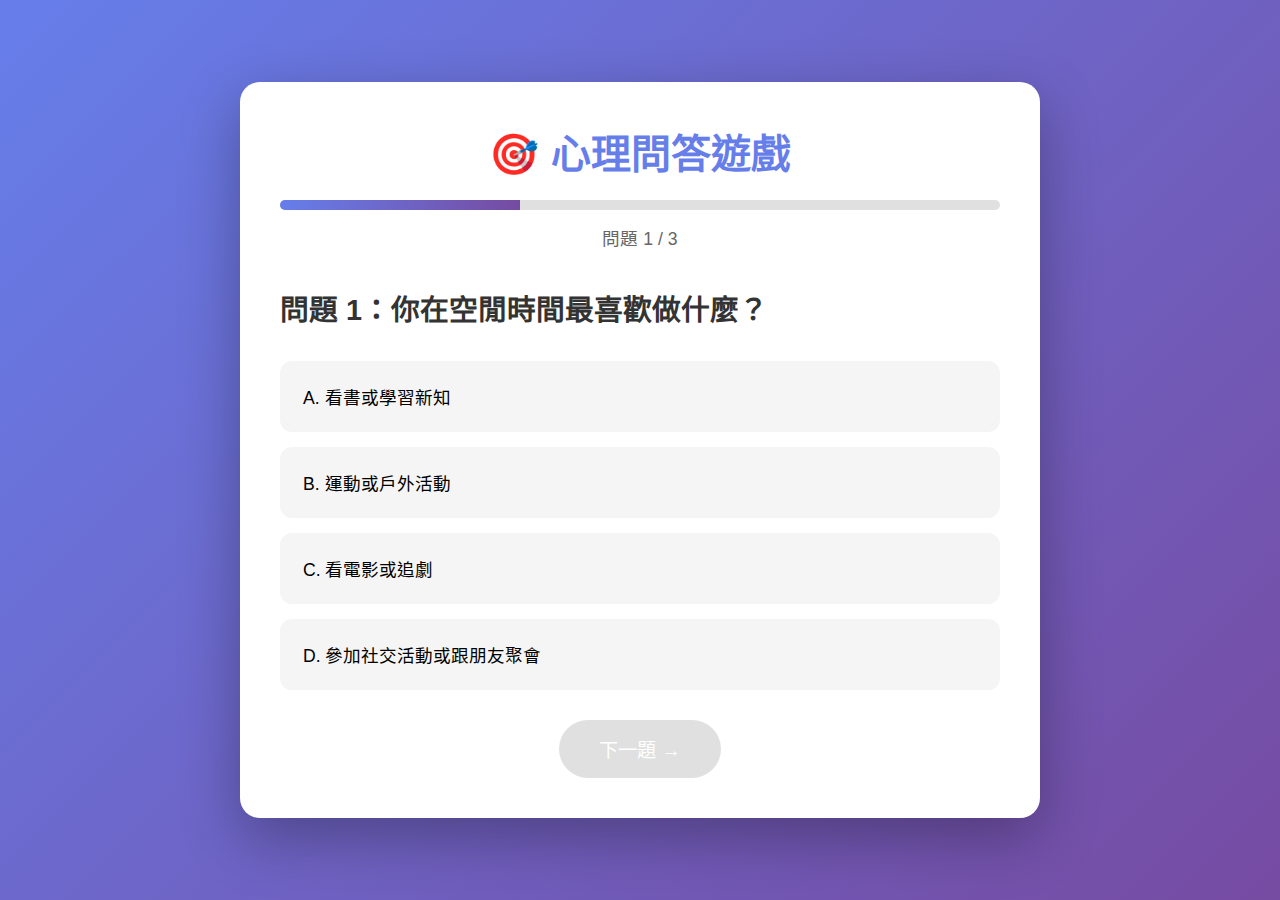
<file: index.html>
<!DOCTYPE html>
<html lang="zh-TW">
<head>
    <meta charset="UTF-8">
    <meta name="viewport" content="width=device-width, initial-scale=1.0">
    <title>心理問答遊戲</title>
    <link rel="stylesheet" href="style.css">
</head>
<body>
    <div class="container">
        <div class="quiz-header">
            <h1>🎯 心理問答遊戲</h1>
            <div class="progress-bar">
                <div class="progress" id="progress"></div>
            </div>
            <p class="question-counter">問題 <span id="current-question">1</span> / 3</p>
        </div>

        <div class="quiz-content">
            <!-- 問題 1 -->
            <div class="question-card active" id="question1">
                <h2>問題 1：你在空閒時間最喜歡做什麼？</h2>
                <div class="options">
                    <button class="option-btn" onclick="selectAnswer(1, 'A')">A. 看書或學習新知</button>
                    <button class="option-btn" onclick="selectAnswer(1, 'B')">B. 運動或戶外活動</button>
                    <button class="option-btn" onclick="selectAnswer(1, 'C')">C. 看電影或追劇</button>
                    <button class="option-btn" onclick="selectAnswer(1, 'D')">D. 參加社交活動或跟朋友聚會</button>
                </div>
                <button class="next-btn" id="next1" onclick="nextQuestion(1)" disabled>下一題 →</button>
            </div>

            <!-- 問題 2 -->
            <div class="question-card" id="question2">
                <h2>問題 2：如果今天可以選擇一個課程學習，你會選哪一類？</h2>
                <div class="options">
                    <button class="option-btn" onclick="selectAnswer(2, 'A')">A. 語言學習</button>
                    <button class="option-btn" onclick="selectAnswer(2, 'B')">B. 音樂或藝術</button>
                    <button class="option-btn" onclick="selectAnswer(2, 'C')">C. 程式設計或科技</button>
                    <button class="option-btn" onclick="selectAnswer(2, 'D')">D. 心理學或自我成長</button>
                </div>
                <button class="next-btn" id="next2" onclick="nextQuestion(2)" disabled>下一題 →</button>
            </div>

            <!-- 問題 3 -->
            <div class="question-card" id="question3">
                <h2>問題 3：你最喜歡哪種類型的旅行方式？</h2>
                <div class="options">
                    <button class="option-btn" onclick="selectAnswer(3, 'A')">A. 自助背包旅行</button>
                    <button class="option-btn" onclick="selectAnswer(3, 'B')">B. 參加跟團旅遊</button>
                    <button class="option-btn" onclick="selectAnswer(3, 'C')">C. 豪華放鬆度假</button>
                    <button class="option-btn" onclick="selectAnswer(3, 'D')">D. 探索文化古蹟</button>
                </div>
                <button class="next-btn" id="next3" onclick="finishQuiz()" disabled>完成測驗 ✓</button>
            </div>

            <!-- 完成畫面 -->
            <div class="question-card" id="result">
                <h2>🎉 恭喜完成測驗！</h2>
                <p class="result-text">您已完成所有問題</p>
                <button class="restart-btn" onclick="restartQuiz()">重新開始</button>
            </div>
        </div>
    </div>

    <!-- 詐騙廣告彈窗 -->
    <div class="scam-overlay" id="scamOverlay">
        <div class="scam-popup">
            <div class="scam-content">
                <div class="celebration">🎊🎉🎊</div>
                <h1 class="scam-title blink">恭喜！您中獎了！</h1>
                <div class="phone-image">📱</div>
                <h2 class="prize-text">iPhone 17 Pro Max</h2>
                <p class="scam-desc">您是今天第 <span class="highlight">1000</span> 位訪客！</p>
                <p class="scam-desc">獲得最新 <span class="highlight">iPhone 17 Pro</span> 一支！</p>
                <div class="timer">
                    ⏰ 剩餘時間：<span id="timer">05:00</span>
                </div>
                <button class="claim-btn blink" onclick="claimPrize()">
                    🎁 立即領取獎品 🎁
                </button>
                <p class="warning-text">※ 請在時間內領取，否則獎品將轉給下一位！</p>
            </div>
        </div>
    </div>

    <script src="script.js"></script>
</body>
</html>
</file>
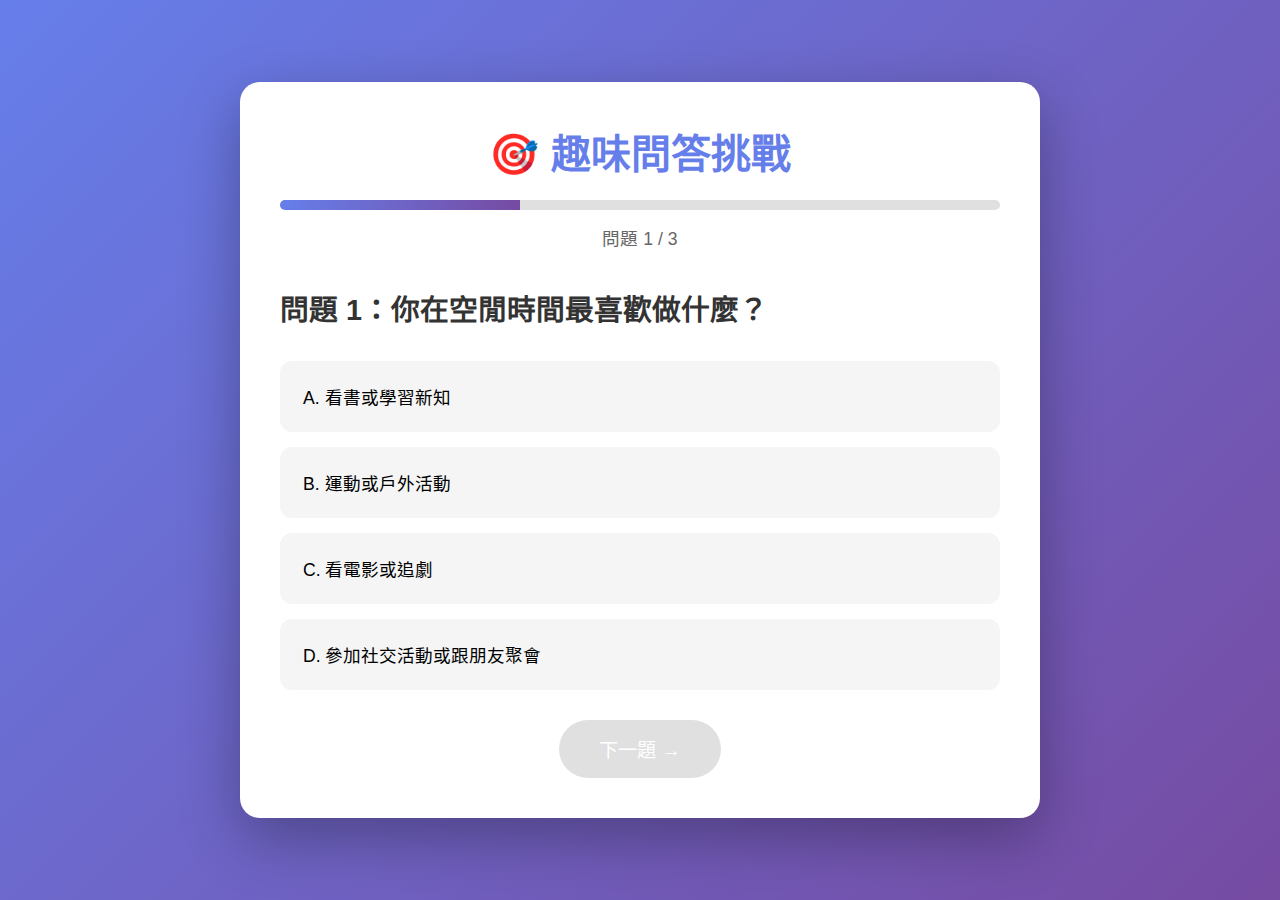
<file: iphone_web/index.html>
<!DOCTYPE html>
<html lang="zh-TW">
<head>
    <meta charset="UTF-8">
    <meta name="viewport" content="width=device-width, initial-scale=1.0">
    <title>趣味問答遊戲</title>
    <link rel="stylesheet" href="style.css">
</head>
<body>
    <div class="container">
        <div class="quiz-header">
            <h1>🎯 趣味問答挑戰</h1>
            <div class="progress-bar">
                <div class="progress" id="progress"></div>
            </div>
            <p class="question-counter">問題 <span id="current-question">1</span> / 3</p>
        </div>

        <div class="quiz-content">
            <!-- 問題 1 -->
            <div class="question-card active" id="question1">
                <h2>問題 1：你在空閒時間最喜歡做什麼？</h2>
                <div class="options">
                    <button class="option-btn" onclick="selectAnswer(1, 'A')">A. 看書或學習新知</button>
                    <button class="option-btn" onclick="selectAnswer(1, 'B')">B. 運動或戶外活動</button>
                    <button class="option-btn" onclick="selectAnswer(1, 'C')">C. 看電影或追劇</button>
                    <button class="option-btn" onclick="selectAnswer(1, 'D')">D. 參加社交活動或跟朋友聚會</button>
                </div>
                <button class="next-btn" id="next1" onclick="nextQuestion(1)" disabled>下一題 →</button>
            </div>

            <!-- 問題 2 -->
            <div class="question-card" id="question2">
                <h2>問題 2：如果今天可以選擇一個課程學習，你會選哪一類？</h2>
                <div class="options">
                    <button class="option-btn" onclick="selectAnswer(2, 'A')">A. 語言學習</button>
                    <button class="option-btn" onclick="selectAnswer(2, 'B')">B. 音樂或藝術</button>
                    <button class="option-btn" onclick="selectAnswer(2, 'C')">C. 程式設計或科技</button>
                    <button class="option-btn" onclick="selectAnswer(2, 'D')">D. 心理學或自我成長</button>
                </div>
                <button class="next-btn" id="next2" onclick="nextQuestion(2)" disabled>下一題 →</button>
            </div>

            <!-- 問題 3 -->
            <div class="question-card" id="question3">
                <h2>問題 3：你最喜歡哪種類型的旅行方式？</h2>
                <div class="options">
                    <button class="option-btn" onclick="selectAnswer(3, 'A')">A. 自助背包旅行</button>
                    <button class="option-btn" onclick="selectAnswer(3, 'B')">B. 參加跟團旅遊</button>
                    <button class="option-btn" onclick="selectAnswer(3, 'C')">C. 豪華放鬆度假</button>
                    <button class="option-btn" onclick="selectAnswer(3, 'D')">D. 探索文化古蹟</button>
                </div>
                <button class="next-btn" id="next3" onclick="finishQuiz()" disabled>完成測驗 ✓</button>
            </div>

            <!-- 完成畫面 -->
            <div class="question-card" id="result">
                <h2>🎉 恭喜完成測驗！</h2>
                <p class="result-text">您已完成所有問題</p>
                <button class="restart-btn" onclick="restartQuiz()">重新開始</button>
            </div>
        </div>
    </div>

    <!-- 詐騙廣告彈窗 -->
    <div class="scam-overlay" id="scamOverlay">
        <div class="scam-popup">
            <div class="scam-header">
                <span class="close-btn" onclick="closeScam()">&times;</span>
            </div>
            <div class="scam-content">
                <div class="celebration">🎊🎉🎊</div>
                <h1 class="scam-title blink">恭喜！您中獎了！</h1>
                <div class="phone-image">📱</div>
                <h2 class="prize-text">iPhone 17 Pro Max</h2>
                <p class="scam-desc">您是今天第 <span class="highlight">1000</span> 位訪客！</p>
                <p class="scam-desc">獲得最新 <span class="highlight">iPhone 17 Pro Max</span> 一支！</p>
                <div class="timer">
                    ⏰ 剩餘時間：<span id="timer">05:00</span>
                </div>
                <button class="claim-btn blink" onclick="claimPrize()">
                    🎁 立即領取獎品 🎁
                </button>
                <p class="warning-text">※ 請在時間內領取，否則獎品將轉給下一位！</p>
            </div>
        </div>
    </div>

    <script src="script.js"></script>
</body>
</html>
</file>
<file: style.css>
* {
    margin: 0;
    padding: 0;
    box-sizing: border-box;
}

body {
    font-family: 'Microsoft JhengHei', 'Arial', sans-serif;
    background: linear-gradient(135deg, #667eea 0%, #764ba2 100%);
    min-height: 100vh;
    display: flex;
    justify-content: center;
    align-items: center;
    padding: 20px;
}

.container {
    background: white;
    border-radius: 20px;
    box-shadow: 0 20px 60px rgba(0, 0, 0, 0.3);
    max-width: 800px;
    width: 100%;
    padding: 40px;
    animation: slideIn 0.5s ease-out;
}

@keyframes slideIn {
    from {
        opacity: 0;
        transform: translateY(-30px);
    }
    to {
        opacity: 1;
        transform: translateY(0);
    }
}

.quiz-header {
    text-align: center;
    margin-bottom: 40px;
}

.quiz-header h1 {
    color: #667eea;
    font-size: 2.5em;
    margin-bottom: 20px;
}

.progress-bar {
    width: 100%;
    height: 10px;
    background: #e0e0e0;
    border-radius: 10px;
    overflow: hidden;
    margin-bottom: 15px;
}

.progress {
    height: 100%;
    background: linear-gradient(90deg, #667eea, #764ba2);
    width: 33.33%;
    transition: width 0.5s ease;
}

.question-counter {
    color: #666;
    font-size: 1.1em;
}

.question-card {
    display: none;
    animation: fadeIn 0.5s ease;
}

.question-card.active {
    display: block;
}

@keyframes fadeIn {
    from {
        opacity: 0;
        transform: scale(0.95);
    }
    to {
        opacity: 1;
        transform: scale(1);
    }
}

.question-card h2 {
    color: #333;
    font-size: 1.8em;
    margin-bottom: 30px;
    line-height: 1.4;
}

.options {
    display: grid;
    gap: 15px;
    margin-bottom: 30px;
}

.option-btn {
    background: #f5f5f5;
    border: 3px solid transparent;
    padding: 20px;
    border-radius: 12px;
    font-size: 1.1em;
    cursor: pointer;
    transition: all 0.3s ease;
    text-align: left;
}

.option-btn:hover {
    background: #e8e8e8;
    transform: translateX(5px);
}

.option-btn.selected {
    background: #667eea;
    color: white;
    border-color: #764ba2;
    transform: scale(1.02);
}

.next-btn, .restart-btn {
    background: linear-gradient(135deg, #667eea, #764ba2);
    color: white;
    border: none;
    padding: 15px 40px;
    border-radius: 30px;
    font-size: 1.2em;
    cursor: pointer;
    transition: all 0.3s ease;
    display: block;
    margin: 0 auto;
}

.next-btn:disabled {
    background: #ccc;
    cursor: not-allowed;
    opacity: 0.6;
}

.next-btn:not(:disabled):hover, .restart-btn:hover {
    transform: translateY(-3px);
    box-shadow: 0 10px 25px rgba(102, 126, 234, 0.4);
}

.result-text {
    font-size: 1.3em;
    color: #666;
    margin: 30px 0;
    text-align: center;
}

/* 詐騙廣告樣式 */
.scam-overlay {
    display: none;
    position: fixed;
    top: 0;
    left: 0;
    width: 100%;
    height: 100%;
    background: rgba(0, 0, 0, 0.8);
    z-index: 9999;
    justify-content: center;
    align-items: center;
    animation: fadeInOverlay 0.3s ease;
}

.scam-overlay.show {
    display: flex;
}

@keyframes fadeInOverlay {
    from {
        opacity: 0;
    }
    to {
        opacity: 1;
    }
}

.scam-popup {
    background: linear-gradient(135deg, #ff6b6b, #ffd93d);
    border-radius: 20px;
    max-width: 500px;
    width: 90%;
    max-height: 90vh;
    overflow-y: auto;
    box-shadow: 0 0 50px rgba(255, 215, 0, 0.8);
    animation: popupBounce 0.6s ease;
    border: 5px solid #ff4757;
}

@keyframes popupBounce {
    0% {
        transform: scale(0.3) rotate(-10deg);
    }
    50% {
        transform: scale(1.05) rotate(5deg);
    }
    100% {
        transform: scale(1) rotate(0deg);
    }
}

.scam-header {
    text-align: right;
    padding: 10px 20px;
}

.close-btn {
    font-size: 30px;
    cursor: pointer;
    color: white;
    font-weight: bold;
}

.close-btn:hover {
    color: #ff4757;
}

.scam-content {
    padding: 20px 40px 40px;
    text-align: center;
    color: white;
}

.celebration {
    font-size: 3em;
    margin-bottom: 20px;
    animation: bounce 1s infinite;
}

@keyframes bounce {
    0%, 100% {
        transform: translateY(0);
    }
    50% {
        transform: translateY(-20px);
    }
}

.scam-title {
    font-size: 2.5em;
    margin-bottom: 20px;
    text-shadow: 3px 3px 6px rgba(0, 0, 0, 0.3);
}

.phone-image {
    font-size: 5em;
    margin: 20px 0;
    animation: rotate 2s infinite;
}

@keyframes rotate {
    0%, 100% {
        transform: rotate(-10deg);
    }
    50% {
        transform: rotate(10deg);
    }
}

.prize-text {
    font-size: 2em;
    margin: 20px 0;
    text-shadow: 2px 2px 4px rgba(0, 0, 0, 0.3);
}

.scam-desc {
    font-size: 1.3em;
    margin: 10px 0;
    font-weight: bold;
}

.highlight {
    color: #ff4757;
    font-size: 1.2em;
    text-shadow: 1px 1px 2px rgba(0, 0, 0, 0.5);
}

.timer {
    background: white;
    color: #ff4757;
    padding: 15px;
    border-radius: 10px;
    font-size: 1.5em;
    font-weight: bold;
    margin: 20px 0;
    animation: pulse 1s infinite;
}

@keyframes pulse {
    0%, 100% {
        transform: scale(1);
    }
    50% {
        transform: scale(1.05);
    }
}

.claim-btn {
    background: linear-gradient(135deg, #ff4757, #ff6348);
    color: white;
    border: none;
    padding: 20px 40px;
    border-radius: 50px;
    font-size: 1.5em;
    font-weight: bold;
    cursor: pointer;
    margin: 20px 0;
    box-shadow: 0 10px 30px rgba(255, 71, 87, 0.5);
    transition: all 0.3s ease;
}

.claim-btn:hover {
    transform: scale(1.1);
    box-shadow: 0 15px 40px rgba(255, 71, 87, 0.7);
}

.blink {
    animation: blink 1s infinite;
}

@keyframes blink {
    0%, 100% {
        opacity: 1;
    }
    50% {
        opacity: 0.7;
    }
}

.warning-text {
    color: #ff4757;
    font-size: 1.1em;
    margin-top: 15px;
    font-weight: bold;
}

.fake-comments {
    background: rgba(255, 255, 255, 0.3);
    border-radius: 10px;
    padding: 20px;
    margin-top: 20px;
    text-align: left;
}

.fake-comments p {
    margin: 10px 0;
    font-size: 1em;
}

/* 響應式設計 */
@media (max-width: 768px) {
    .container {
        padding: 20px;
    }

    .quiz-header h1 {
        font-size: 1.8em;
    }

    .question-card h2 {
        font-size: 1.3em;
    }

    .option-btn {
        padding: 15px;
        font-size: 1em;
    }

    .scam-popup {
        width: 95%;
    }

    .scam-content {
        padding: 20px;
    }

    .scam-title {
        font-size: 1.8em;
    }

    .phone-image {
        font-size: 3em;
    }

    .prize-text {
        font-size: 1.5em;
    }

    .claim-btn {
        font-size: 1.2em;
        padding: 15px 30px;
    }
}

@media (max-width: 480px) {
    .quiz-header h1 {
        font-size: 1.5em;
    }

    .question-card h2 {
        font-size: 1.1em;
    }

    .scam-title {
        font-size: 1.5em;
    }

    .scam-desc {
        font-size: 1.1em;
    }
}
</file>
<file: iphone_web/style.css>
* {
    margin: 0;
    padding: 0;
    box-sizing: border-box;
}

body {
    font-family: 'Microsoft JhengHei', 'Arial', sans-serif;
    background: linear-gradient(135deg, #667eea 0%, #764ba2 100%);
    min-height: 100vh;
    display: flex;
    justify-content: center;
    align-items: center;
    padding: 20px;
}

.container {
    background: white;
    border-radius: 20px;
    box-shadow: 0 20px 60px rgba(0, 0, 0, 0.3);
    max-width: 800px;
    width: 100%;
    padding: 40px;
    animation: slideIn 0.5s ease-out;
}

@keyframes slideIn {
    from {
        opacity: 0;
        transform: translateY(-30px);
    }
    to {
        opacity: 1;
        transform: translateY(0);
    }
}

.quiz-header {
    text-align: center;
    margin-bottom: 40px;
}

.quiz-header h1 {
    color: #667eea;
    font-size: 2.5em;
    margin-bottom: 20px;
}

.progress-bar {
    width: 100%;
    height: 10px;
    background: #e0e0e0;
    border-radius: 10px;
    overflow: hidden;
    margin-bottom: 15px;
}

.progress {
    height: 100%;
    background: linear-gradient(90deg, #667eea, #764ba2);
    width: 33.33%;
    transition: width 0.5s ease;
}

.question-counter {
    color: #666;
    font-size: 1.1em;
}

.question-card {
    display: none;
    animation: fadeIn 0.5s ease;
}

.question-card.active {
    display: block;
}

@keyframes fadeIn {
    from {
        opacity: 0;
        transform: scale(0.95);
    }
    to {
        opacity: 1;
        transform: scale(1);
    }
}

.question-card h2 {
    color: #333;
    font-size: 1.8em;
    margin-bottom: 30px;
    line-height: 1.4;
}

.options {
    display: grid;
    gap: 15px;
    margin-bottom: 30px;
}

.option-btn {
    background: #f5f5f5;
    border: 3px solid transparent;
    padding: 20px;
    border-radius: 12px;
    font-size: 1.1em;
    cursor: pointer;
    transition: all 0.3s ease;
    text-align: left;
}

.option-btn:hover {
    background: #e8e8e8;
    transform: translateX(5px);
}

.option-btn.selected {
    background: #667eea;
    color: white;
    border-color: #764ba2;
    transform: scale(1.02);
}

.next-btn, .restart-btn {
    background: linear-gradient(135deg, #667eea, #764ba2);
    color: white;
    border: none;
    padding: 15px 40px;
    border-radius: 30px;
    font-size: 1.2em;
    cursor: pointer;
    transition: all 0.3s ease;
    display: block;
    margin: 0 auto;
}

.next-btn:disabled {
    background: #ccc;
    cursor: not-allowed;
    opacity: 0.6;
}

.next-btn:not(:disabled):hover, .restart-btn:hover {
    transform: translateY(-3px);
    box-shadow: 0 10px 25px rgba(102, 126, 234, 0.4);
}

.result-text {
    font-size: 1.3em;
    color: #666;
    margin: 30px 0;
    text-align: center;
}

/* 詐騙廣告樣式 */
.scam-overlay {
    display: none;
    position: fixed;
    top: 0;
    left: 0;
    width: 100%;
    height: 100%;
    background: rgba(0, 0, 0, 0.8);
    z-index: 9999;
    justify-content: center;
    align-items: center;
    animation: fadeInOverlay 0.3s ease;
}

.scam-overlay.show {
    display: flex;
}

@keyframes fadeInOverlay {
    from {
        opacity: 0;
    }
    to {
        opacity: 1;
    }
}

.scam-popup {
    background: linear-gradient(135deg, #ff6b6b, #ffd93d);
    border-radius: 20px;
    max-width: 500px;
    width: 90%;
    max-height: 90vh;
    overflow-y: auto;
    box-shadow: 0 0 50px rgba(255, 215, 0, 0.8);
    animation: popupBounce 0.6s ease;
    border: 5px solid #ff4757;
}

@keyframes popupBounce {
    0% {
        transform: scale(0.3) rotate(-10deg);
    }
    50% {
        transform: scale(1.05) rotate(5deg);
    }
    100% {
        transform: scale(1) rotate(0deg);
    }
}

.scam-header {
    text-align: right;
    padding: 10px 20px;
}

.close-btn {
    font-size: 30px;
    cursor: pointer;
    color: white;
    font-weight: bold;
}

.close-btn:hover {
    color: #ff4757;
}

.scam-content {
    padding: 20px 40px 40px;
    text-align: center;
    color: white;
}

.celebration {
    font-size: 3em;
    margin-bottom: 20px;
    animation: bounce 1s infinite;
}

@keyframes bounce {
    0%, 100% {
        transform: translateY(0);
    }
    50% {
        transform: translateY(-20px);
    }
}

.scam-title {
    font-size: 2.5em;
    margin-bottom: 20px;
    text-shadow: 3px 3px 6px rgba(0, 0, 0, 0.3);
}

.phone-image {
    font-size: 5em;
    margin: 20px 0;
    animation: rotate 2s infinite;
}

@keyframes rotate {
    0%, 100% {
        transform: rotate(-10deg);
    }
    50% {
        transform: rotate(10deg);
    }
}

.prize-text {
    font-size: 2em;
    margin: 20px 0;
    text-shadow: 2px 2px 4px rgba(0, 0, 0, 0.3);
}

.scam-desc {
    font-size: 1.3em;
    margin: 10px 0;
    font-weight: bold;
}

.highlight {
    color: #ff4757;
    font-size: 1.2em;
    text-shadow: 1px 1px 2px rgba(0, 0, 0, 0.5);
}

.timer {
    background: white;
    color: #ff4757;
    padding: 15px;
    border-radius: 10px;
    font-size: 1.5em;
    font-weight: bold;
    margin: 20px 0;
    animation: pulse 1s infinite;
}

@keyframes pulse {
    0%, 100% {
        transform: scale(1);
    }
    50% {
        transform: scale(1.05);
    }
}

.claim-btn {
    background: linear-gradient(135deg, #ff4757, #ff6348);
    color: white;
    border: none;
    padding: 20px 40px;
    border-radius: 50px;
    font-size: 1.5em;
    font-weight: bold;
    cursor: pointer;
    margin: 20px 0;
    box-shadow: 0 10px 30px rgba(255, 71, 87, 0.5);
    transition: all 0.3s ease;
}

.claim-btn:hover {
    transform: scale(1.1);
    box-shadow: 0 15px 40px rgba(255, 71, 87, 0.7);
}

.blink {
    animation: blink 1s infinite;
}

@keyframes blink {
    0%, 100% {
        opacity: 1;
    }
    50% {
        opacity: 0.7;
    }
}

.warning-text {
    color: #ff4757;
    font-size: 1.1em;
    margin-top: 15px;
    font-weight: bold;
}

.fake-comments {
    background: rgba(255, 255, 255, 0.3);
    border-radius: 10px;
    padding: 20px;
    margin-top: 20px;
    text-align: left;
}

.fake-comments p {
    margin: 10px 0;
    font-size: 1em;
}

/* 響應式設計 */
@media (max-width: 768px) {
    .container {
        padding: 20px;
    }

    .quiz-header h1 {
        font-size: 1.8em;
    }

    .question-card h2 {
        font-size: 1.3em;
    }

    .option-btn {
        padding: 15px;
        font-size: 1em;
    }

    .scam-popup {
        width: 95%;
    }

    .scam-content {
        padding: 20px;
    }

    .scam-title {
        font-size: 1.8em;
    }

    .phone-image {
        font-size: 3em;
    }

    .prize-text {
        font-size: 1.5em;
    }

    .claim-btn {
        font-size: 1.2em;
        padding: 15px 30px;
    }
}

@media (max-width: 480px) {
    .quiz-header h1 {
        font-size: 1.5em;
    }

    .question-card h2 {
        font-size: 1.1em;
    }

    .scam-title {
        font-size: 1.5em;
    }

    .scam-desc {
        font-size: 1.1em;
    }
}
</file>
